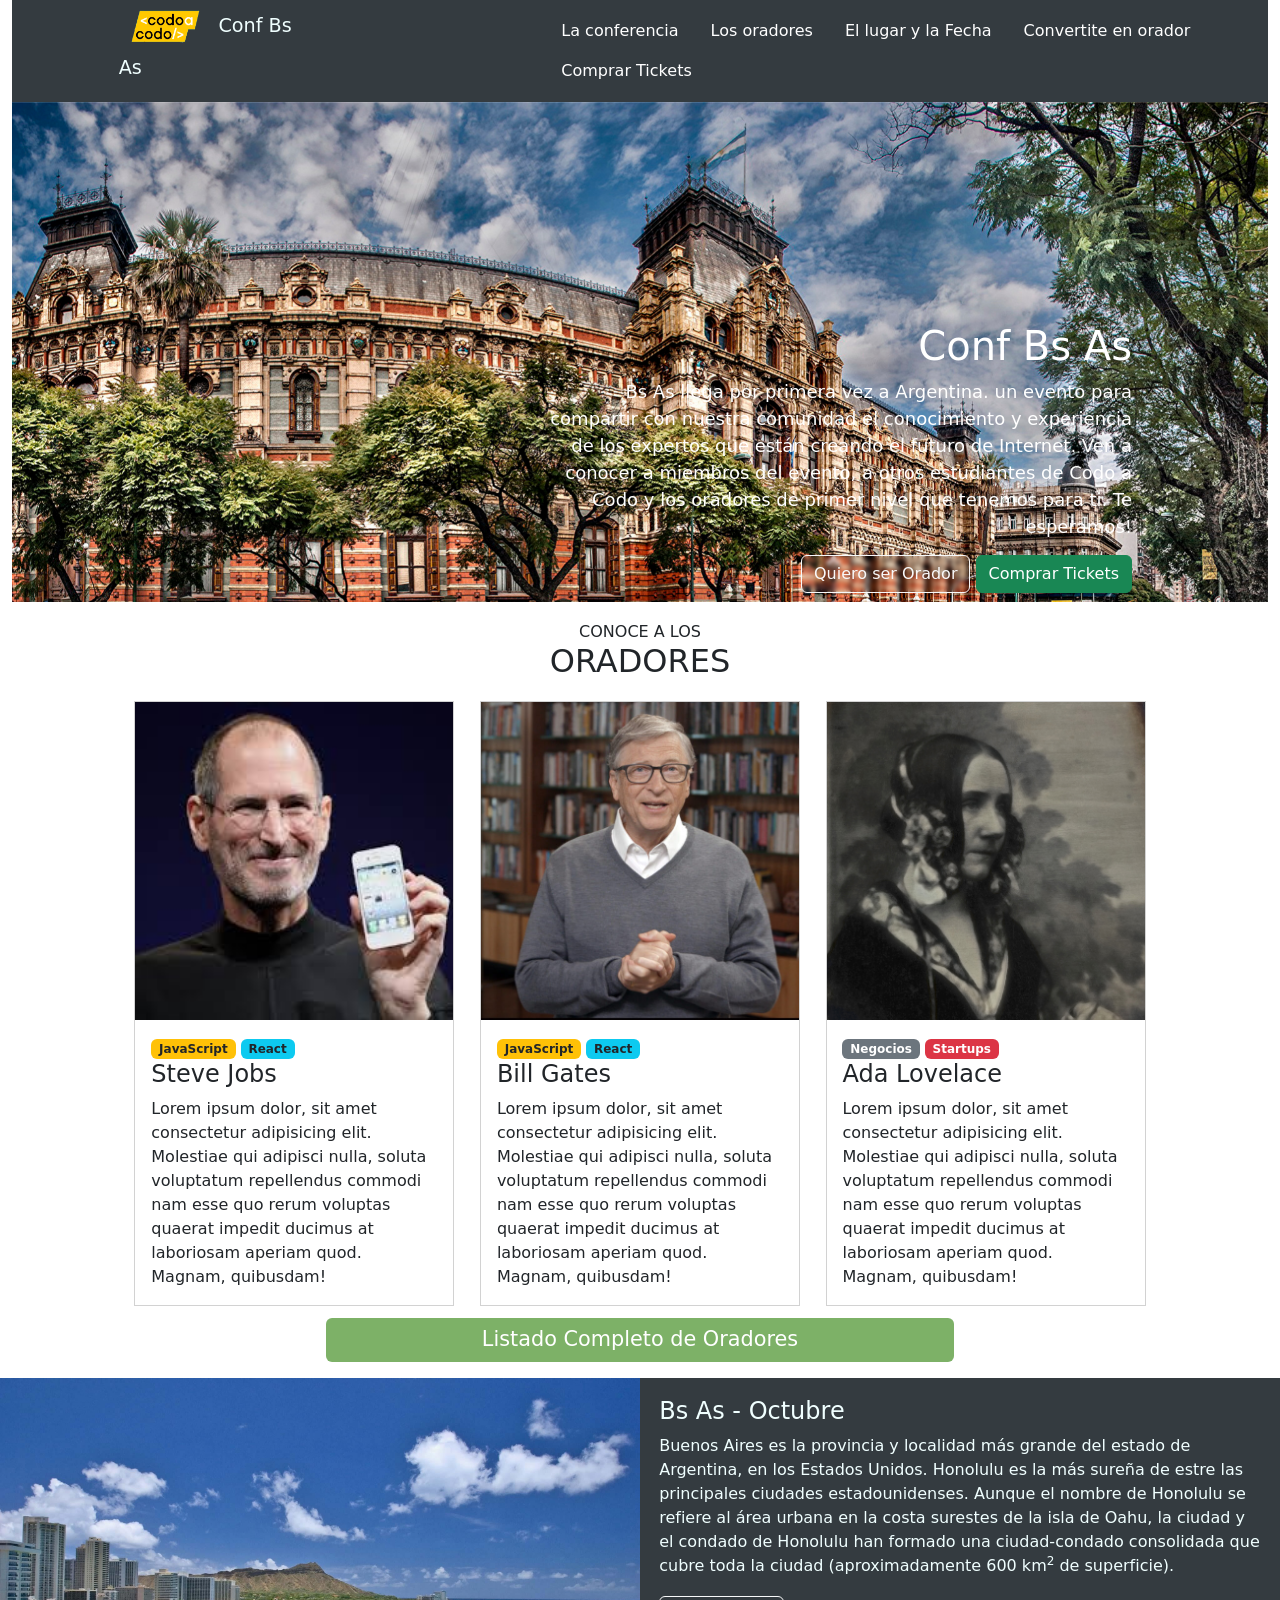
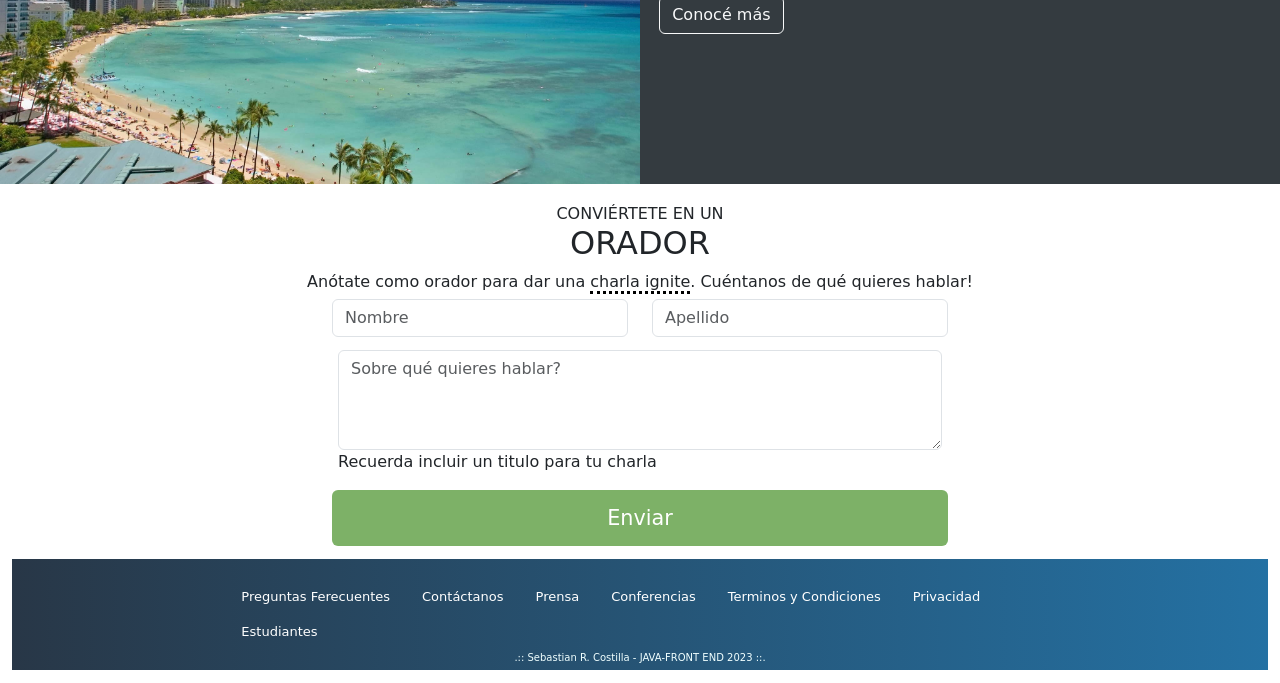
<file: index.html>
<!DOCTYPE html>
<html lang="es">

<head>
  <meta charset="UTF-8">
  <meta name="viewport" content="width=device-width, initial-scale=1.0">
  <title>TP Integrador SCostilla</title>

  <!-- Bootstrap -->
  <link rel="stylesheet" href="./resources/css/bootstrap.min.css">
  <link rel="stylesheet" href="./resources/css/bootstrap.min.js">
  <script src="./resources/css/popper.min.js"
    integrity="sha384-I7E8VVD/ismYTF4hNIPjVp/Zjvgyol6VFvRkX/vR+Vc4jQkC+hVqc2pM8ODewa9r"
    crossorigin="anonymous"></script>
  <script src="./resources/css/bootstrap.bundle.min.js"
    integrity="sha384-C6RzsynM9kWDrMNeT87bh95OGNyZPhcTNXj1NW7RuBCsyN/o0jlpcV8Qyq46cDfL"
    crossorigin="anonymous"></script>

  <!-- CSS -->
  <link href="./resources/css/styles.css" rel="stylesheet">
</head>

<body>
  <div class="container-fluid">
    <header>
      <nav id="head">
        <div class="row">
          <div class="col-xl-2 offset-xl-1">
            <a class="nav-link" href="./index.html">
              <img src="./resources/images/codoacodo.png" alt="logoCodoaCodo" id="logoCodoacodo">
              <span id="conf">Conf Bs As</span></a>
          </div>
          <div class="col-xl-7 offset-xl-2">
            <ul class="nav">
              <li class="nav-item">
                <a class="nav-link active" aria-current="page" href="#conferencia">La conferencia</a>
              </li>
              <li class="nav-item">
                <a class="nav-link" href="#oradores">Los oradores</a>
              </li>
              <li class="nav-item">
                <a class="nav-link" href="#lugar">El lugar y la Fecha</a>
              </li>
              <li class="nav-item">
                <a class="nav-link" href="#serOrador">Convertite en orador</a>
              </li>
              <li class="nav-item">
                <a class="nav-link" href="./buyTickets.html">Comprar Tickets</a>
              </li>
            </ul>
          </div>
        </div>
      </nav>
    </header>
    <main>
      <div class="row carousel" id="conferencia">
        <div class="col-md-6 title">
          <h1>Conf Bs As</h1>
          <p>Bs As llega por primera vez a Argentina. un evento para compartir con
            nuestra comunidad el conocimiento y experiencia de los expertos que
            están creando el futuro de Internet. Ven a conocer a miembros del
            evento, a otros estudiantes de Codo a Codo y los oradores de primer
            nivel que tenemos para ti. Te esperamos!</p>
          <a class="btn btn-outline-light btnBlur" href="#serOrador">Quiero ser Orador</a>

          <a class="btn btn-success" href="./buyTickets.html">Comprar Tickets</a>
        </div>
        <div id="carouselControls" class="carousel slide" data-bs-ride="carousel">
          <div class="carousel-inner">
            <div class="carousel-item active">
              <img src="./resources/images/ba1.jpg" class="d-block w-100" alt="...">
            </div>
            <div class="carousel-item">
              <img src="./resources/images/ba2.jpg" class="d-block w-100" alt="...">
            </div>
            <div class="carousel-item">
              <img src="./resources/images/ba3.jpg" class="d-block w-100" alt="...">
            </div>
          </div>
          <button class="carousel-control-prev" type="button" data-bs-target="#carouselControls" data-bs-slide="prev">
          </button>
          <button class="carousel-control-next" type="button" data-bs-target="#carouselControls" data-bs-slide="next">
          </button>
        </div>
      </div>

      <div id="oradores">
        <div class="oradoresTitle">
          <h6>CONOCE A LOS</h6>
          <h2>ORADORES</h2>
        </div>
      </div>

      <div id="cards">
        <div class="row justify-content-center">
          <div class="col-md-3 card">
            <img src="./resources/images/steve.jpg" class="oradorImg" alt="Steve Jobs">
            <div class="detail">
              <div>
                <span class="badge bg-warning text-dark">JavaScript</span>
                <span class="badge bg-info text-dark">React</span>
              </div>
              <h4>Steve Jobs</h4>
              Lorem ipsum dolor, sit amet consectetur adipisicing elit. Molestiae qui adipisci nulla, soluta voluptatum
              repellendus commodi nam esse quo rerum voluptas quaerat impedit ducimus at laboriosam aperiam quod.
              Magnam, quibusdam!
            </div>
          </div>
          <div class="col-md-3 card">
            <img src="./resources/images/bill.jpg" class="oradorImg" alt="bill gates">
            <div class="detail">
              <div>
                <span class="badge bg-warning text-dark">JavaScript</span>
                <span class="badge bg-info text-dark">React</span>
              </div>
              <h4>Bill Gates</h4>
              Lorem ipsum dolor, sit amet consectetur adipisicing elit. Molestiae qui adipisci nulla, soluta voluptatum
              repellendus commodi nam esse quo rerum voluptas quaerat impedit ducimus at laboriosam aperiam quod.
              Magnam, quibusdam!
            </div>
          </div>
          <div class="col-md-3 card">
            <img src="./resources/images/ada.jpeg" class="oradorImg" alt="Ada Lovelace">
            <div class="detail">
              <div>
                <span class="badge bg-secondary">Negocios</span>
                <span class="badge bg-danger">Startups</span>
              </div>
              <h4>Ada Lovelace</h4>
              Lorem ipsum dolor, sit amet consectetur adipisicing elit. Molestiae qui adipisci nulla, soluta voluptatum
              repellendus commodi nam esse quo rerum voluptas quaerat impedit ducimus at laboriosam aperiam quod.
              Magnam, quibusdam!
            </div>
          </div>
        </div>
      </div>

      <div class="row justify-content-center col-md-6 offset-md-3">
          <a class="btn btn-success sendButton" type="button" href="./oradoresList.html">Listado Completo de Oradores</a>
          <p></p>
      </div>

      <div id="lugar">
        <div class="row ">
          <div class="col-md-6">
            <img src="./resources/images/honolulu.jpg" class="oradorImg" alt="Ada Lovelace">
          </div>
          <div class="col-md-6 place">
            <div class="description">
              <h4>Bs As - Octubre</h4>
              Buenos Aires es la provincia y localidad más grande del estado de Argentina, en los Estados Unidos.
              Honolulu es la más sureña de estre las principales ciudades estadounidenses. Aunque el nombre de Honolulu
              se refiere al área urbana en la costa surestes de la isla de Oahu, la ciudad y el condado de Honolulu han
              formado una ciudad-condado consolidada que cubre toda la ciudad (aproximadamente 600 km<sup>2</sup> de
              superficie).
              <div class="moreButton">
                <button class="btn btn-outline-light">Conocé más</button>
              </div>
            </div>
          </div>
        </div>
      </div>

      <div id="serOrador">
        <div class="oradoresTitle">
          <h6>CONVIÉRTETE EN UN</h6>
          <h2>ORADOR</h2>
          Anótate como orador para dar una <span class="dotted">charla ignite</span>. Cuéntanos de qué quieres hablar!
        </div>

        <div class="row justify-content-center">
          <div class="col-md-3">
            <input type="text" class="form-control" id="firstName" placeholder="Nombre">
          </div>
          <div class="col-md-3">
            <input type="text" class="form-control" id="lastName" placeholder="Apellido">
          </div>

          <div class="row justify-content-center textArea">
            <div class="col-md-6">
              <textarea class="form-control" placeholder="Sobre qué quieres hablar?" id="textArea"
                style="height: 100px"></textarea>
              <label for="textArea">
                Recuerda incluir un titulo para tu charla
                <p></p>
              </label>
            </div>
          </div>
          <div class="col-md-6">
            <div class="d-grid gap-2">
              <button class="btn btn-success sendButton" type="button">Enviar</button>
            </div>
          </div>
        </div>
      </div>
    </main>
    <footer>
      <nav id="footer">
        <div class="row justify-content-center">
          <div class="col-md-8">
            <ul class="nav d-flex">
              <li class="nav-item">
                <a class="nav-link" href="#">Preguntas Ferecuentes</a>
              </li>
              <li class="nav-item">
                <a class="nav-link" href="#">Contáctanos</a>
              </li>
              <li class="nav-item">
                <a class="nav-link" href="#">Prensa</a>
              </li>
              <li class="nav-item">
                <a class="nav-link" href="#">Conferencias</a>
              </li>
              <li class="nav-item">
                <a class="nav-link" href="#">Terminos y Condiciones</a>
              </li>
              <li class="nav-item">
                <a class="nav-link" href="#">Privacidad</a>
              </li>
              <li class="nav-item">
                <a class="nav-link" href="#">Estudiantes</a>
              </li>
            </ul>
          </div>
        </div>
        <div class="copyright">.:: Sebastian R. Costilla - JAVA-FRONT END 2023 ::.</div>
      </nav>
    </footer>
  </div>
  <script src="./resources/js/buyTickets.js"></script>
</body>

</html>
</file>
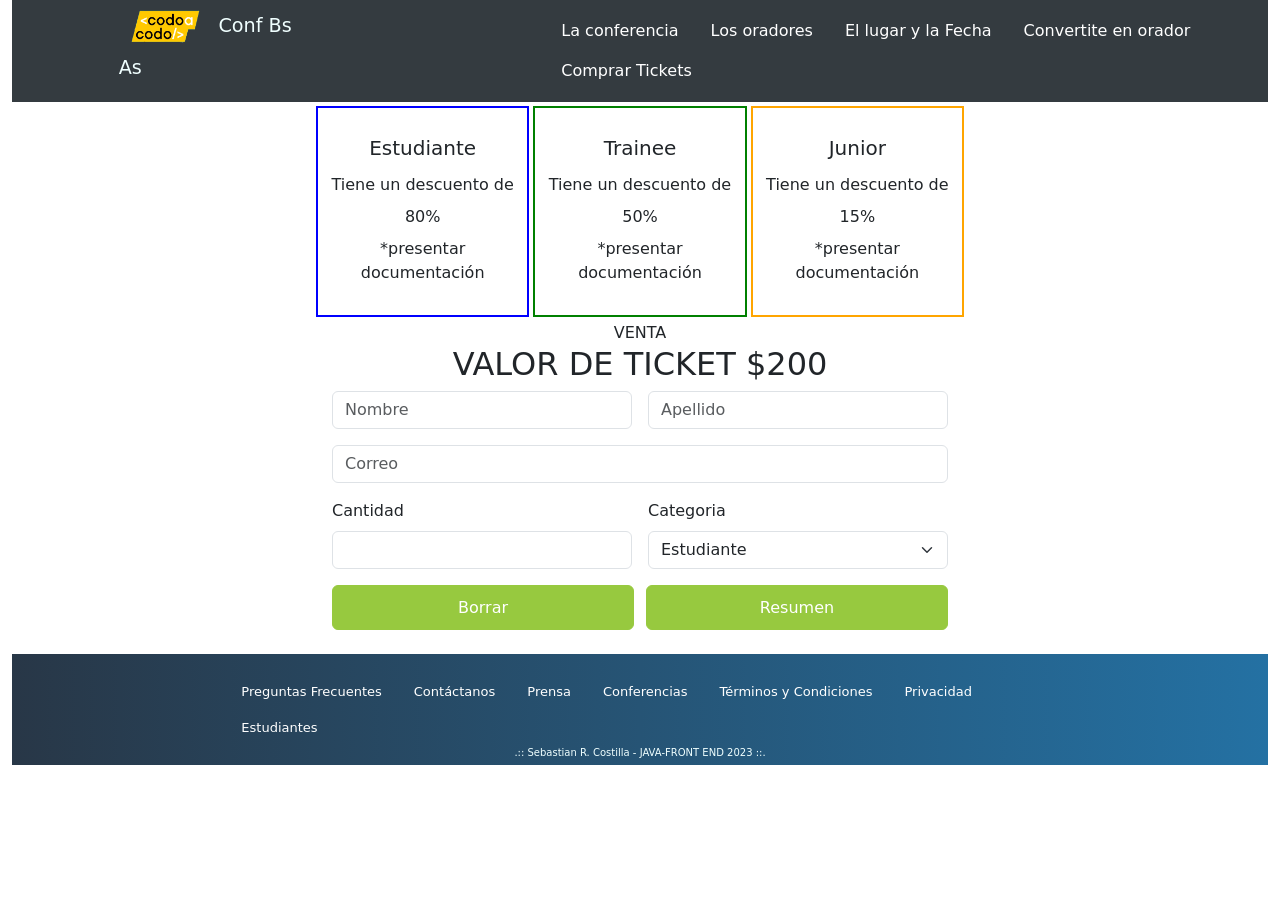
<file: buyTickets.html>
<!DOCTYPE html>
<html lang="es">

<head>
    <meta charset="UTF-8">
    <meta name="viewport" content="width=device-width, initial-scale=1.0">
    <title>TP Integrador SCostilla</title>

    <!-- Bootstrap -->
    <link rel="stylesheet" href="./resources/css/bootstrap.min.css">
    <!-- <script src="./resources/css/popper.min.js"
        integrity="sha384-I7E8VVD/ismYTF4hNIPjVp/Zjvgyol6VFvRkX/vR+Vc4jQkC+hVqc2pM8ODewa9r"
        crossorigin="anonymous"></script> -->

    <script type="importmap">
            {
              "imports": {
                "@popperjs/core": "./resources/css/popper.min.js",
                "bootstrap": "./resources/css/bootstrap.esm.min.js"
              }
            }
            </script>
<!-- 
    <script src="./resources/css/bootstrap.min.js"
        integrity="sha384-C6RzsynM9kWDrMNeT87bh95OGNyZPhcTNXj1NW7RuBCsyN/o0jlpcV8Qyq46cDfL"
        crossorigin="anonymous"></script> -->

    <script src="./resources/css/bootstrap.min.js"
        integrity="sha384-BBtl+eGJRgqQAUMxJ7pMwbEyER4l1g+O15P+16Ep7Q9Q+zqX6gSbd85u4mG4QzX+"
        crossorigin="anonymous"></script>

    <!-- CSS -->
    <link href="./resources/css/styles.css" rel="stylesheet">
</head>

<body>
    <div class="container-fluid">
        <header>
            <nav id="head">
                <div class="row">
                    <div class="col-xl-2 offset-xl-1">
                        <a class="nav-link" href="./index.html">
                            <img src="./resources/images/codoacodo.png" alt="logoCodoaCodo" id="logoCodoacodo">
                            <span id="conf">Conf Bs As</span>
                        </a>
                    </div>
                    <div class="col-xl-7 offset-xl-2">
                        <ul class="nav">
                            <li class="nav-item">
                                <a class="nav-link active" aria-current="page" href="#conferencia">La conferencia</a>
                            </li>
                            <li class="nav-item">
                                <a class="nav-link" href="#oradores">Los oradores</a>
                            </li>
                            <li class="nav-item">
                                <a class="nav-link" href="#lugar">El lugar y la Fecha</a>
                            </li>
                            <li class="nav-item">
                                <a class="nav-link" href="#serOrador">Convertite en orador</a>
                            </li>
                            <li class="nav-item">
                                <a class="nav-link" href="./buyTickets.html">Comprar Tickets</a>
                            </li>
                        </ul>
                    </div>
                </div>
            </nav>
        </header>
        <main>
            <div class="row justify-content-center">
                <div class="col-2 student text-center">
                    <h5>Estudiante</h5>
                    Tiene un descuento de
                    <h6>80%</h6>
                    *presentar documentación
                </div>
                <div class="col-2 trainee text-center">
                    <h5>Trainee</h5>
                    Tiene un descuento de
                    <h6>50%</h6>
                    *presentar documentación
                </div>
                <div class="col-2 junior text-center">
                    <h5>Junior</h5>
                    Tiene un descuento de
                    <h6>15%</h6>
                    *presentar documentación
                </div>
            </div>
            <div class="row justify-content-center">
                VENTA
            </div>
            <div class="row justify-content-center text-center">
                <h2>VALOR DE TICKET $200</h2>
            </div>
            <div class="row justify-content-center">
                <div class="col-md-6">
                    <form class="row g-3">
                        <div class="col-md-6">
                            <input type="text" class="form-control" id="firstName" aria-describedby="name"
                                placeholder="Nombre">
                        </div>
                        <div class="col-md-6">
                            <input type="text" class="form-control" id="lastName" aria-describedby="lastName"
                                placeholder="Apellido">
                        </div>
                        <div class="col-12">
                            <input type="email" class="form-control" id="mail" placeholder="Correo">
                        </div>
                        <div class="col-md-6">
                            <label for="inputQuantity" class="form-label">Cantidad</label>
                            <input type="number" class="form-control" id="inputQuantity">
                        </div>
                        <div class="col-md-6">
                            <label for="inputCategory" class="form-label">Categoria</label>
                            <select id="inputCategory" class="form-select">
                                <option value="student" selected>Estudiante</option>
                                <option value="trainee">Trainee</option>
                                <option value="junior">Junior</option>
                            </select>
                        </div>
                        <div class="alert alert-primary" role="alert" id="total">
                            <!-- total a pagar - aparece cuando el total es mayor a cero -->
                        </div>
                        <div class="col-12">
                            <div class="d-flex col-12">
                                <button class="btn btn-success w-50 formbtn btnDelete" type="button" onclick="clearForm()">Borrar</button>
                                <button class="btn btn-success w-50 formbtn btnResume" type="button" onclick="calculateTotal()">Resumen</button>
                            </div>
                        </div>
                    </form>
                </div>
            </div>
        </main>
        <br>
        <footer>
            <nav id="footer">
                <div class="row justify-content-center">
                    <div class="col-md-8">
                        <ul class="nav d-flex">
                            <li class="nav-item">
                                <a class="nav-link" href="#">Preguntas Frecuentes</a>
                            </li>
                            <li class="nav-item">
                                <a class="nav-link" href="#">Contáctanos</a>
                            </li>
                            <li class="nav-item">
                                <a class="nav-link" href="#">Prensa</a>
                            </li>
                            <li class="nav-item">
                                <a class="nav-link" href="#">Conferencias</a>
                            </li>
                            <li class="nav-item">
                                <a class="nav-link" href="#">Términos y Condiciones</a>
                            </li>
                            <li class="nav-item">
                                <a class="nav-link" href="#">Privacidad</a>
                            </li>
                            <li class="nav-item">
                                <a class="nav-link" href="#">Estudiantes</a>
                            </li>
                        </ul>
                    </div>
                </div>
                <div class="copyright">.:: Sebastian R. Costilla - JAVA-FRONT END 2023 ::.</div>
            </nav>
        </footer>
    </div>
    <script src="./resources/js/buyTickets.js"></script>
</body>

</html>
</file>
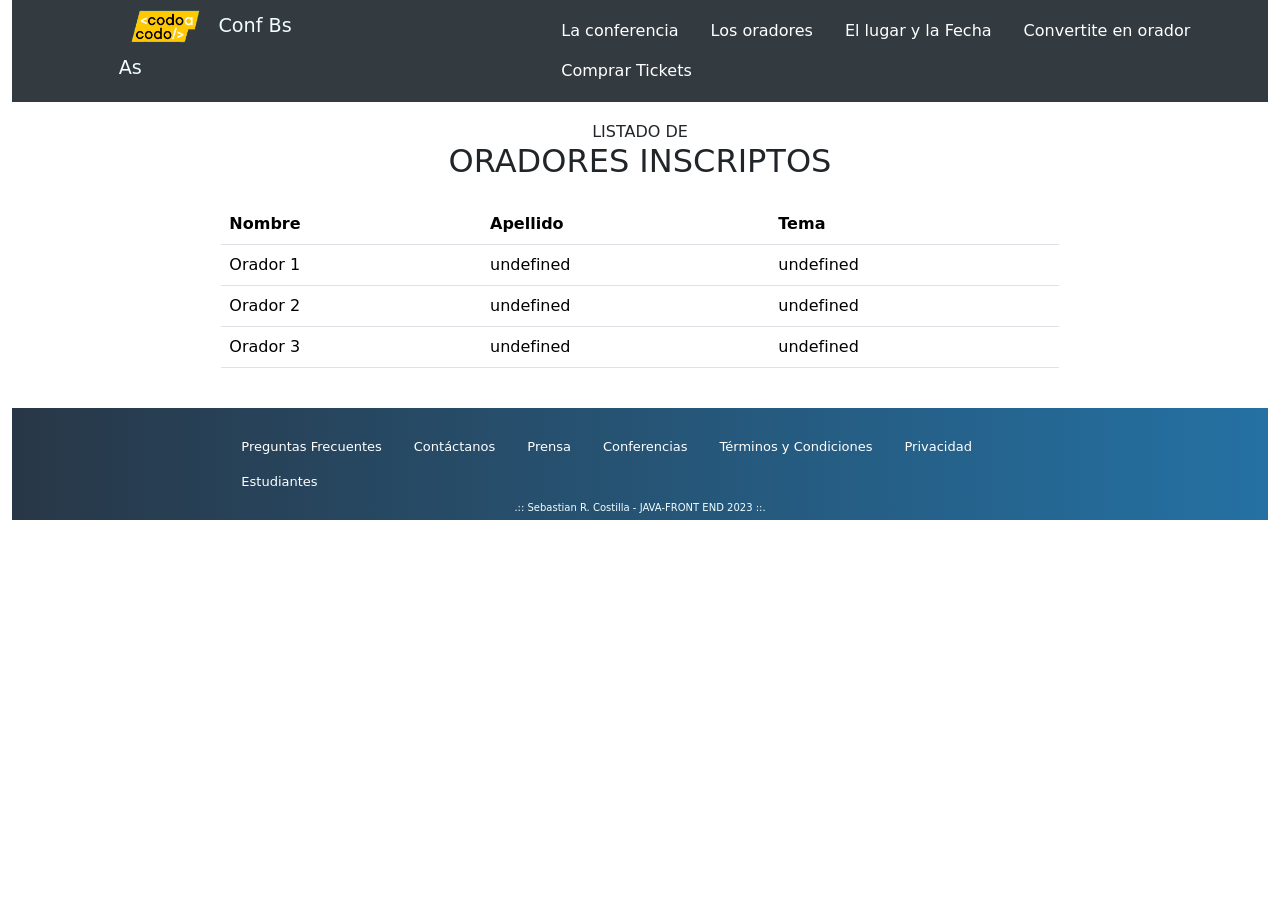
<file: oradoresList.html>
<!DOCTYPE html>
<html lang="es">

<head>
    <meta charset="UTF-8">
    <meta name="viewport" content="width=device-width, initial-scale=1.0">
    <title>TP Integrador SCostilla</title>

    <!-- Bootstrap -->
    <link rel="stylesheet" href="./resources/css/bootstrap.min.css">
    <!-- <script src="./resources/css/popper.min.js"
        integrity="sha384-I7E8VVD/ismYTF4hNIPjVp/Zjvgyol6VFvRkX/vR+Vc4jQkC+hVqc2pM8ODewa9r"
        crossorigin="anonymous"></script> -->

    <script type="importmap">
            {
              "imports": {
                "@popperjs/core": "./resources/css/popper.min.js",
                "bootstrap": "./resources/css/bootstrap.esm.min.js"
              }
            }
            </script>
    <!-- 
    <script src="./resources/css/bootstrap.min.js"
        integrity="sha384-C6RzsynM9kWDrMNeT87bh95OGNyZPhcTNXj1NW7RuBCsyN/o0jlpcV8Qyq46cDfL"
        crossorigin="anonymous"></script> -->

    <script src="./resources/css/bootstrap.min.js"
        integrity="sha384-BBtl+eGJRgqQAUMxJ7pMwbEyER4l1g+O15P+16Ep7Q9Q+zqX6gSbd85u4mG4QzX+"
        crossorigin="anonymous"></script>

    <!-- CSS -->
    <link href="./resources/css/styles.css" rel="stylesheet">
</head>

<body>
    <div class="container-fluid">
        <header>
            <nav id="head">
                <div class="row">
                    <div class="col-xl-2 offset-xl-1">
                        <a class="nav-link" href="./index.html">
                            <img src="./resources/images/codoacodo.png" alt="logoCodoaCodo" id="logoCodoacodo">
                            <span id="conf">Conf Bs As</span>
                        </a>
                    </div>
                    <div class="col-xl-7 offset-xl-2">
                        <ul class="nav">
                            <li class="nav-item">
                                <a class="nav-link active" aria-current="page" href="#conferencia">La conferencia</a>
                            </li>
                            <li class="nav-item">
                                <a class="nav-link" href="#oradores">Los oradores</a>
                            </li>
                            <li class="nav-item">
                                <a class="nav-link" href="#lugar">El lugar y la Fecha</a>
                            </li>
                            <li class="nav-item">
                                <a class="nav-link" href="#serOrador">Convertite en orador</a>
                            </li>
                            <li class="nav-item">
                                <a class="nav-link" href="./buyTickets.html">Comprar Tickets</a>
                            </li>
                        </ul>
                    </div>
                </div>
            </nav>
        </header>
        <main>
            <div id="oradores">
                <div class="oradoresTitle">
                  <h6>LISTADO DE </h6>
                  <h2>ORADORES INSCRIPTOS</h2>
                </div>
              </div>
              <div class="row justify-content-center col-md-8 offset-md-2">
              <P></P>
            <table id="tablaOradores" class="table">
                <thead>
                    <tr>
                        <th>Nombre</th>
                        <th>Apellido</th>
                        <th>Tema</th>
                    </tr>
                </thead>
                <tbody id="tbodyOradores">
                    <!-- Las filas de la tabla se agregarán aquí dinámicamente -->
                </tbody>
            </table>
        </div>
        </main>
        <br>
        <footer>
            <nav id="footer">
                <div class="row justify-content-center">
                    <div class="col-md-8">
                        <ul class="nav d-flex">
                            <li class="nav-item">
                                <a class="nav-link" href="#">Preguntas Frecuentes</a>
                            </li>
                            <li class="nav-item">
                                <a class="nav-link" href="#">Contáctanos</a>
                            </li>
                            <li class="nav-item">
                                <a class="nav-link" href="#">Prensa</a>
                            </li>
                            <li class="nav-item">
                                <a class="nav-link" href="#">Conferencias</a>
                            </li>
                            <li class="nav-item">
                                <a class="nav-link" href="#">Términos y Condiciones</a>
                            </li>
                            <li class="nav-item">
                                <a class="nav-link" href="#">Privacidad</a>
                            </li>
                            <li class="nav-item">
                                <a class="nav-link" href="#">Estudiantes</a>
                            </li>
                        </ul>
                    </div>
                </div>
                <div class="copyright">.:: Sebastian R. Costilla - JAVA-FRONT END 2023 ::.</div>
            </nav>
        </footer>
    </div>
    <script src="./resources/js/oradores.js"></script>
</body>

</html>
</file>
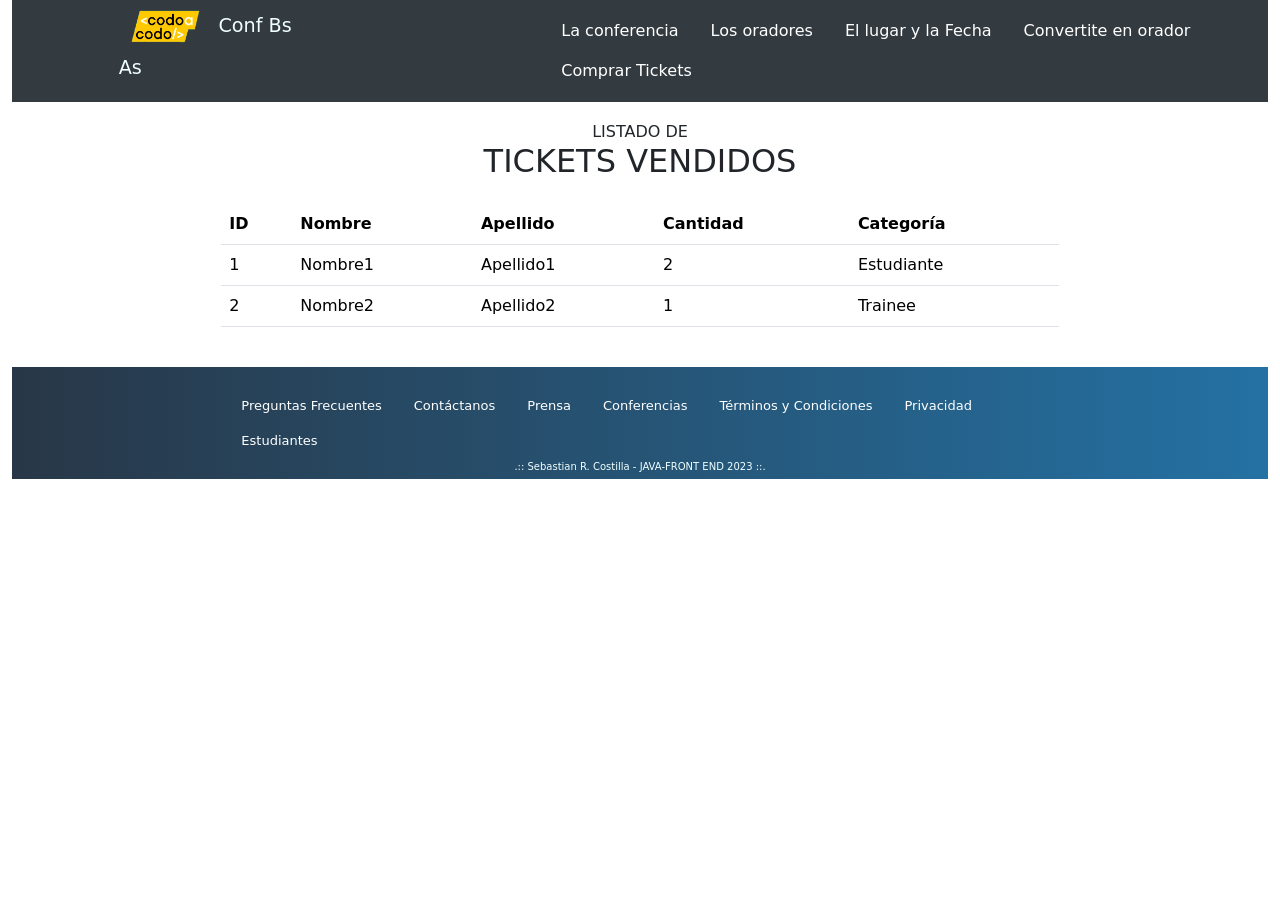
<file: ticketList.html>
<!DOCTYPE html>
<html lang="es">

<head>
    <meta charset="UTF-8">
    <meta name="viewport" content="width=device-width, initial-scale=1.0">
    <title>TP Integrador SCostilla</title>

    <!-- Bootstrap -->
    <link rel="stylesheet" href="./resources/css/bootstrap.min.css">
    <!-- <script src="./resources/css/popper.min.js"
        integrity="sha384-I7E8VVD/ismYTF4hNIPjVp/Zjvgyol6VFvRkX/vR+Vc4jQkC+hVqc2pM8ODewa9r"
        crossorigin="anonymous"></script> -->

    <script type="importmap">
            {
              "imports": {
                "@popperjs/core": "./resources/css/popper.min.js",
                "bootstrap": "./resources/css/bootstrap.esm.min.js"
              }
            }
            </script>
    <!-- 
    <script src="./resources/css/bootstrap.min.js"
        integrity="sha384-C6RzsynM9kWDrMNeT87bh95OGNyZPhcTNXj1NW7RuBCsyN/o0jlpcV8Qyq46cDfL"
        crossorigin="anonymous"></script> -->

    <script src="./resources/css/bootstrap.min.js"
        integrity="sha384-BBtl+eGJRgqQAUMxJ7pMwbEyER4l1g+O15P+16Ep7Q9Q+zqX6gSbd85u4mG4QzX+"
        crossorigin="anonymous"></script>

    <!-- CSS -->
    <link href="./resources/css/styles.css" rel="stylesheet">
</head>

<body>
    <div class="container-fluid">
        <header>
            <nav id="head">
                <div class="row">
                    <div class="col-xl-2 offset-xl-1">
                        <a class="nav-link" href="./index.html">
                            <img src="./resources/images/codoacodo.png" alt="logoCodoaCodo" id="logoCodoacodo">
                            <span id="conf">Conf Bs As</span>
                        </a>
                    </div>
                    <div class="col-xl-7 offset-xl-2">
                        <ul class="nav">
                            <li class="nav-item">
                                <a class="nav-link active" aria-current="page" href="#conferencia">La conferencia</a>
                            </li>
                            <li class="nav-item">
                                <a class="nav-link" href="#oradores">Los oradores</a>
                            </li>
                            <li class="nav-item">
                                <a class="nav-link" href="#lugar">El lugar y la Fecha</a>
                            </li>
                            <li class="nav-item">
                                <a class="nav-link" href="#serOrador">Convertite en orador</a>
                            </li>
                            <li class="nav-item">
                                <a class="nav-link" href="./buyTickets.html">Comprar Tickets</a>
                            </li>
                        </ul>
                    </div>
                </div>
            </nav>
        </header>
        <main>
            <div id="oradores">
                <div class="oradoresTitle">
                  <h6>LISTADO DE </h6>
                  <h2>TICKETS VENDIDOS</h2>
                </div>
              </div>

              <div class="row justify-content-center col-md-8 offset-md-2">
                <P></P>
            <table class="table">
                <thead>
                    <tr>
                        <th>ID</th>
                        <th>Nombre</th>
                        <th>Apellido</th>
                        <th>Cantidad</th>
                        <th>Categoría</th>
                    </tr>
                </thead>
                <tbody id="tbodyTickets">
                    <!-- Las filas de la tabla se agregarán aquí dinámicamente -->
                </tbody>
            </table>
            </div>
        </main>
        <br>
        <footer>
            <nav id="footer">
                <div class="row justify-content-center">
                    <div class="col-md-8">
                        <ul class="nav d-flex">
                            <li class="nav-item">
                                <a class="nav-link" href="#">Preguntas Frecuentes</a>
                            </li>
                            <li class="nav-item">
                                <a class="nav-link" href="#">Contáctanos</a>
                            </li>
                            <li class="nav-item">
                                <a class="nav-link" href="#">Prensa</a>
                            </li>
                            <li class="nav-item">
                                <a class="nav-link" href="#">Conferencias</a>
                            </li>
                            <li class="nav-item">
                                <a class="nav-link" href="#">Términos y Condiciones</a>
                            </li>
                            <li class="nav-item">
                                <a class="nav-link" href="#">Privacidad</a>
                            </li>
                            <li class="nav-item">
                                <a class="nav-link" href="#">Estudiantes</a>
                            </li>
                        </ul>
                    </div>
                </div>
                <div class="copyright">.:: Sebastian R. Costilla - JAVA-FRONT END 2023 ::.</div>
            </nav>
        </footer>
    </div>
    <script src="./resources/js/ticketList.js"></script>
</body>

</html>
</file>
<file: resources/css/styles.css>
#head {
  background-color: #343b40;
}

.nav {
  padding-top: 1.5%;
  padding-bottom: 1.5%;
}

.btnBlur {
  background-color: transparent;
  backdrop-filter: blur(2px);
}

#logoCodoacodo {
  width: 50%;
}
#conf {
  color: azure;
  font-size: 120%;
}

.btnBlur {
  background-color: transparent;
  backdrop-filter: blur(2px);
}

.nav-link:link {
  color: #ffffff;
}

.nav-link:visited {
  color: #d66c6c;
}

.nav-link:hover {
  color: rgb(123, 126, 151);
}

.nav-link:active {
  color: rgb(14, 77, 45);
}

.carousel {
  max-height: 500px;
  overflow: hidden;
}

.carousel img {
  height: 100%;
  width: auto;
  object-fit: cover;
}

.row.carousel {
  position: relative;
}

.title {
  position: absolute;
  top: 40%;
  left: 40%;
  height: 100%;
  padding: 20px;
  color: white;
  z-index: 1;
  text-align: right;
}

.title p {
  font-size: 18px;
  margin-bottom: 15px;
}

.title button {
  margin-right: 10px;
}

.oradoresTitle {
  text-align: center;
  margin-top: 20px;
  margin-bottom: 5px;
}

.oradoresTitle h6 {
  display: block;
  margin-bottom: 1px;
  font-weight: 400;
}

.oradoresTitle h2 {
  display: block;
}

#carouselControls {
  position: relative;
  z-index: 0;
}

.card {
  margin: 1%;
  border-radius: 0;
  padding: 0%;
}

.oradorImg {
  width: 100%;
  height: 100%;
}

.detail {
  padding: 5%;
}

.place {
  background-color: #343b40;
  color: azure;
  padding: 1%;
}
.description {
  padding: 3%;
}

.moreButton {
  padding-top: 3%;
  padding-left: 0%;
}

#lugar .col-md-6 {
  padding: 0;
}

.dotted {
  border-bottom: 3px dotted #000;
}

.textArea {
  margin-top: 1%;
  margin-left: 0%;
  margin-right: 0%;
}

.sendButton {
  background-color: #7db167;
  border: 0;
  height: 130%;
  font-size: 130%;
}

#serOrador {
  margin-bottom: 2%;
}

#footer {
  background: linear-gradient(90deg, #283747, #2471a3);
  margin-bottom: 1%;
}

#footer .nav-link {
  color: #fff;
  transition: color 0.3s;
}

#footer ul {
  margin-top: 8px;
  padding-bottom: 0px;
  font-size: small;
}

.copyright {
  text-align: center;
  font-size: x-small;
  color: azure;
  padding-bottom: 5px;
}

.student, .trainee, .junior{
  border-style: solid;
  margin: 4px;
  border-width: 2px;
  text-align: center;
  display: flex;
  flex-direction: column;
  justify-content: center;
  align-items: center;
  padding-top: 15px;
  padding-bottom: 30px;
}

.student h5, .student h6,.trainee h5, .trainee h6,.junior h5, .junior h6 {
  margin: 0;
  line-height: 2.5;
}

.student{
  border-color: blue;
}



.trainee{
  border-color: green;
  margin-left: 0px;
  margin-right: 0px;
}

.junior{
  border-color: orange;
}

.formbtn{
  height: 45px;
  background-color: #97c93f;
  border-color: #97c93f;
}

.btnDelete{
  margin-right: 4px;
}

.btnResume{
  margin-left: 8px;
}

.alert-primary {
  color: rgb(59, 59, 168);
}
</file>
